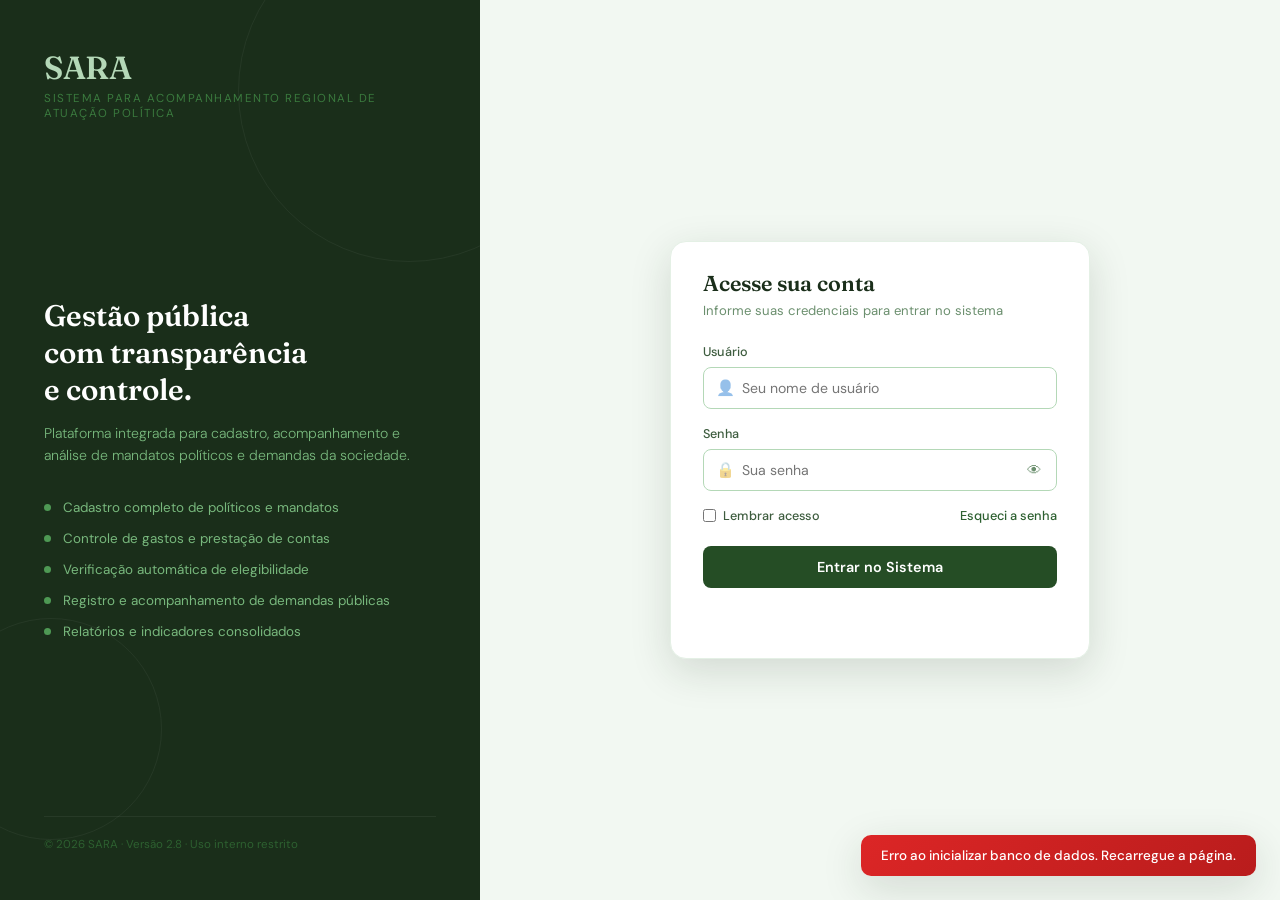
<file: Index.html>
<!DOCTYPE html>
<html lang="pt-BR">
<head>
<meta charset="UTF-8">
<meta name="viewport" content="width=device-width, initial-scale=1.0">
<title>SARA — Sistema Para Acompanhamento Regional de Atuação Política</title>
<link href="https://fonts.googleapis.com/css2?family=Fraunces:ital,wght@0,300;0,400;0,600;0,700;1,300&family=DM+Sans:wght@300;400;500;600&display=swap" rel="stylesheet">
<link rel="stylesheet" href="src/css/login.css">
</head>
<body>

<!-- ════════════════ LOGIN SCREEN ════════════════ -->
<div id="screen-login">

  <!-- Left decorative panel -->
  <div class="login-left">
    <div class="login-brand">
      <div class="wordmark">SARA</div>
      <div class="tagline">Sistema Para Acompanhamento Regional de Atuação Política</div>
    </div>

    <div class="login-left-content">
      <h2>Gestão pública<br>com transparência<br>e controle.</h2>
      <p>Plataforma integrada para cadastro, acompanhamento e análise de mandatos políticos e demandas da sociedade.</p>
      <div class="feature-list">
        <div class="feature-item"><span class="feature-dot"></span>Cadastro completo de políticos e mandatos</div>
        <div class="feature-item"><span class="feature-dot"></span>Controle de gastos e prestação de contas</div>
        <div class="feature-item"><span class="feature-dot"></span>Verificação automática de elegibilidade</div>
        <div class="feature-item"><span class="feature-dot"></span>Registro e acompanhamento de demandas públicas</div>
        <div class="feature-item"><span class="feature-dot"></span>Relatórios e indicadores consolidados</div>
      </div>
    </div>

    <div class="login-left-footer">
      © 2026 SARA · Versão 2.8 · Uso interno restrito
    </div>
  </div>

  <!-- Right: Login form -->
  <div class="login-right">
    <div class="login-card">
      <div class="login-card-header">
        <h3>Acesse sua conta</h3>
        <p>Informe suas credenciais para entrar no sistema</p>
      </div>
      <div class="login-card-body">

        <div class="form-group">
          <label>Usuário</label>
          <div class="input-wrap">
            <span class="input-icon">👤</span>
            <input type="text" id="login-user" placeholder="Seu nome de usuário" autocomplete="username">
          </div>
          <span class="error-msg" id="err-user">Usuário inválido ou não encontrado</span>
        </div>

        <div class="form-group">
          <label>Senha</label>
          <div class="input-wrap">
            <span class="input-icon">🔒</span>
            <input type="password" id="login-pass" placeholder="Sua senha" autocomplete="current-password">
            <button class="eye-btn" onclick="togglePass()" id="eye-btn" type="button">👁</button>
          </div>
          <span class="error-msg" id="err-pass">Senha incorreta. Tente novamente.</span>
        </div>

        <div class="login-options">
          <label class="remember-label">
            <input type="checkbox" id="remember"> Lembrar acesso
          </label>
          <span class="forgot-link" onclick="forgotPass()">Esqueci a senha</span>
        </div>

        <button class="btn-login" id="btn-login" onclick="doLogin()">
          <div class="loader" id="login-loader"></div>
          <span id="btn-login-text">Entrar no Sistema</span>
        </button>

        <br><br>

        <div class="role-pills">
          <div class="role-pill" onclick="fillDemo('admin')">Admin</div>
          <div class="role-pill" onclick="fillDemo('viewer')">Visualizador</div>
        </div>
      </div>
    </div>
  </div>
</div>

<!-- ════════════════ ADMIN PANEL ════════════════ -->
<div id="screen-admin" style="display:none;flex-direction:column;">
  <div class="admin-topbar">
    <div class="brand">
      SisGov
      <span>Painel de Administração</span>
    </div>
    <div class="admin-topbar-right">
      <span class="admin-user" id="admin-user-label">—</span>
      <button class="btn-sm" onclick="goToSystem()">🏛 Ir para o Sistema</button>
      <button class="btn-sm danger" onclick="doLogout()">Sair</button>
    </div>
  </div>

  <div class="admin-body">
    <!-- User list sidebar -->
    <div class="admin-sidebar">
      <div class="admin-sidebar-header">
        <h2>Usuários do Sistema</h2>
        <p id="user-count">— usuários cadastrados</p>
      </div>
      <div class="user-search">
        <div class="search-wrap">
          <input type="text" placeholder="Buscar usuário..." oninput="filterUsers(this.value)">
        </div>
      </div>
      <div class="user-list" id="user-list"></div>
      <button class="add-user-btn" onclick="openAddModal()">+ Adicionar Usuário</button>
    </div>

    <!-- Detail -->
    <div class="admin-detail" id="admin-detail">
      <div class="detail-empty">
        <div class="big-icon">👥</div>
        <p>Selecione um usuário para<br>visualizar e editar suas permissões</p>
      </div>
    </div>
  </div>
</div>

<!-- ════ MODAL ADICIONAR USUÁRIO ════ -->
<div class="modal-overlay" id="add-modal">
  <div class="modal">
    <div class="modal-header">
      <div class="modal-title">Novo Usuário</div>
      <button class="modal-close" onclick="closeAddModal()">✕</button>
    </div>
    <div class="modal-body">
      <div class="field-grid">
        <div class="field-group" style="grid-column:span 2">
          <label class="field-label">Nome Completo *</label>
          <input class="field-input" type="text" id="new-name" placeholder="Ex: Carlos Andrade">
        </div>
        <div class="field-group">
          <label class="field-label">Nome de Usuário *</label>
          <input class="field-input" type="text" id="new-username" placeholder="carlosandrade">
        </div>
        <div class="field-group">
          <label class="field-label">Senha *</label>
          <input class="field-input" type="password" id="new-pass" placeholder="Min. 6 caracteres, letras e números">
          <span class="field-error" id="err-new-pass"></span>
        </div>
        <div class="field-group">
          <label class="field-label">E-mail</label>
          <input class="field-input" type="email" id="new-email" placeholder="usuario@gov.br">
          <span class="field-error" id="err-new-email"></span>
        </div>
        <div class="field-group">
          <label class="field-label">Perfil de Acesso *</label>
          <select class="field-select" id="new-role">
            <option value="admin">Administrador</option>
            <option value="viewer">Visualizador</option>
          </select>
        </div>
      </div>
    </div>
    <div class="modal-footer">
      <button class="btn-outline" onclick="closeAddModal()">Cancelar</button>
      <button class="btn-primary" onclick="saveNewUser()">Criar Usuário</button>
    </div>
  </div>
</div>

<!-- ════ MODAL CONFIRMAR EXCLUSÃO ════ -->
<div class="modal-overlay" id="del-modal">
  <div class="modal">
    <div class="modal-header">
      <div class="modal-title">Confirmar Exclusão</div>
      <button class="modal-close" onclick="closeDelModal()">✕</button>
    </div>
    <div class="modal-body">
      <p style="font-size:.9rem;color:var(--text-mid)">Tem certeza que deseja excluir o usuário <strong id="del-name-label"></strong>? Esta ação não pode ser desfeita.</p>
    </div>
    <div class="modal-footer">
      <button class="btn-outline" onclick="closeDelModal()">Cancelar</button>
      <button class="btn-danger" onclick="confirmDelete()">Excluir Usuário</button>
    </div>
  </div>
</div>

<!-- Toasts -->
<div class="toast-container" id="toast-container"></div>

<script src="src/js/utils.js"></script>
<script src="src/js/login.js"></script>
</body>
</html>
</file>
<file: src/css/login.css>
:root {
    --green-900: #1a2e1a;
    --green-800: #1f3d20;
    --green-700: #254d25;
    --green-600: #2d6030;
    --green-500: #3a7a3e;
    --green-400: #4e9954;
    --green-300: #78b87d;
    --green-200: #b4d8b7;
    --green-100: #e4f0e5;
    --green-50:  #f2f8f2;
    --sand:      #f5f0e8;
    --sand-dark: #e8dfc8;
    --text-dark: #1a2e1a;
    --text-mid:  #3d5c3e;
    --text-light:#6b8f6e;
    --white:     #ffffff;
    --shadow-sm: 0 1px 4px rgba(26,46,26,0.08);
    --shadow-md: 0 4px 16px rgba(26,46,26,0.12);
    --shadow-lg: 0 12px 40px rgba(26,46,26,0.15);
  }

  * { box-sizing: border-box; margin: 0; padding: 0; }

  body {
    font-family: 'DM Sans', sans-serif;
    background: var(--green-50);
    color: var(--text-dark);
    min-height: 100vh;
  }

  /* ════════════════ LOGIN SCREEN ════════════════ */
  #screen-login {
    min-height: 100vh;
    display: flex;
  }


  .login-left {
    width: 480px;
    flex-shrink: 0;
    background: var(--green-900);
    display: flex;
    flex-direction: column;
    justify-content: space-between;
    padding: 48px 44px;
    position: relative;
    overflow: hidden;
  }

  /* decorative circles */
  .login-left::before {
    content: '';
    position: absolute;
    width: 340px; height: 340px;
    border-radius: 50%;
    border: 1px solid rgba(255,255,255,0.05);
    top: -80px; right: -100px;
  }
  .login-left::after {
    content: '';
    position: absolute;
    width: 220px; height: 220px;
    border-radius: 50%;
    border: 1px solid rgba(255,255,255,0.05);
    bottom: 60px; left: -60px;
  }

  .login-brand .wordmark {
    font-family: 'Fraunces', serif;
    font-size: 2rem;
    color: var(--green-200);
    font-weight: 600;
    letter-spacing: -0.5px;
  }
  .login-brand .tagline {
    font-size: 0.72rem;
    color: var(--green-500);
    text-transform: uppercase;
    letter-spacing: 1.5px;
    margin-top: 4px;
    font-weight: 400;
  }

  .login-left-content { position: relative; z-index: 1; }
  .login-left-content h2 {
    font-family: 'Fraunces', serif;
    font-size: 1.85rem;
    color: var(--white);
    font-weight: 600;
    line-height: 1.25;
    margin-bottom: 14px;
  }
  .login-left-content p {
    font-size: 0.88rem;
    color: var(--green-300);
    line-height: 1.6;
    font-weight: 300;
  }

  .feature-list { margin-top: 32px; display: flex; flex-direction: column; gap: 14px; }
  .feature-item {
    display: flex;
    align-items: center;
    gap: 12px;
    font-size: 0.84rem;
    color: var(--green-300);
  }
  .feature-dot {
    width: 7px; height: 7px;
    background: var(--green-400);
    border-radius: 50%;
    flex-shrink: 0;
  }

  .login-left-footer {
    position: relative; z-index: 1;
    font-size: 0.72rem;
    color: var(--green-600);
    border-top: 1px solid rgba(255,255,255,0.06);
    padding-top: 20px;
  }

  /* Right panel */
  .login-right {
    flex: 1;
    display: flex;
    align-items: center;
    justify-content: center;
    padding: 48px 32px;
    background: var(--green-50);
  }

  .login-card {
    background: var(--white);
    border-radius: 16px;
    border: 1px solid var(--green-100);
    box-shadow: var(--shadow-lg);
    width: 100%;
    max-width: 420px;
    overflow: hidden;
  }

  .login-card-header {
    padding: 28px 32px 0;
  }
  .login-card-header h3 {
    font-family: 'Fraunces', serif;
    font-size: 1.35rem;
    color: var(--green-900);
    font-weight: 600;
  }
  .login-card-header p {
    font-size: 0.82rem;
    color: var(--text-light);
    margin-top: 5px;
  }

  .login-card-body { padding: 24px 32px 28px; }

  .form-group { display: flex; flex-direction: column; gap: 7px; margin-bottom: 16px; }
  label {
    font-size: 0.79rem;
    font-weight: 500;
    color: var(--text-mid);
    letter-spacing: 0.2px;
  }

  .input-wrap { position: relative; }
  .input-icon {
    position: absolute;
    left: 13px; top: 50%;
    transform: translateY(-50%);
    font-size: 0.95rem;
    pointer-events: none;
    opacity: 0.45;
  }
  input[type=text], input[type=password], input[type=email], select {
    width: 100%;
    padding: 11px 14px 11px 38px;
    border: 1.5px solid var(--green-200);
    border-radius: 8px;
    font-size: 0.88rem;
    font-family: 'DM Sans', sans-serif;
    color: var(--text-dark);
    background: var(--white);
    transition: border .18s, box-shadow .18s;
    outline: none;
  }
  input[type=text]:focus, input[type=password]:focus, input[type=email]:focus, select:focus {
    border-color: var(--green-500);
    box-shadow: 0 0 0 3px rgba(78,153,84,0.12);
  }
  input.error { border-color: #ef4444 !important; }

  .eye-btn {
    position: absolute;
    right: 12px; top: 50%;
    transform: translateY(-50%);
    background: none; border: none;
    cursor: pointer; font-size: 0.9rem;
    color: var(--text-light);
    padding: 4px;
  }

  .error-msg {
    font-size: 0.75rem;
    color: #dc2626;
    display: none;
    margin-top: 4px;
  }
  .error-msg.show { display: block; }

  .login-options {
    display: flex;
    justify-content: space-between;
    align-items: center;
    margin-bottom: 22px;
    font-size: 0.8rem;
  }
  .remember-label { display: flex; align-items: center; gap: 7px; cursor: pointer; color: var(--text-mid); }
  .remember-label input[type=checkbox] { width: auto; padding: 0; accent-color: var(--green-600); }
  .forgot-link { color: var(--green-600); cursor: pointer; font-weight: 500; }
  .forgot-link:hover { color: var(--green-800); }

  .btn-login {
    width: 100%;
    background: var(--green-700);
    color: white;
    border: none;
    padding: 12px;
    border-radius: 8px;
    font-size: 0.9rem;
    font-weight: 600;
    font-family: 'DM Sans', sans-serif;
    cursor: pointer;
    transition: background .18s, transform .1s;
    display: flex; align-items: center; justify-content: center; gap: 8px;
  }
  .btn-login:hover { background: var(--green-800); }
  .btn-login:active { transform: scale(.99); }
  .btn-login:disabled { opacity: 0.6; cursor: not-allowed; }

  .login-divider {
    text-align: center;
    font-size: 0.74rem;
    color: var(--text-light);
    margin: 18px 0;
    position: relative;
  }
  .login-divider::before, .login-divider::after {
    content: '';
    position: absolute;
    top: 50%; width: calc(50% - 24px);
    height: 1px; background: var(--green-100);
  }
  .login-divider::before { left: 0; }
  .login-divider::after { right: 0; }

  .role-pills {
    display: flex;
    gap: 8px;
    justify-content: center;
  }
  .role-pill {
    padding: 7px 14px;
    border-radius: 20px;
    font-size: 0.76rem;
    font-weight: 500;
    border: 1.5px solid var(--green-200);
    color: var(--text-mid);
    cursor: pointer;
    transition: all .18s;
    background: var(--white);
  }
  .role-pill:hover, .role-pill.selected {
    background: var(--green-100);
    border-color: var(--green-400);
    color: var(--green-800);
  }

  .shake { animation: shake .35s ease; }
  @keyframes shake {
    0%,100% { transform: translateX(0); }
    20% { transform: translateX(-8px); }
    40% { transform: translateX(8px); }
    60% { transform: translateX(-5px); }
    80% { transform: translateX(5px); }
  }

  /* ════════════════ ADMIN PANEL ════════════════ */
  #screen-admin {
    display: none;
    min-height: 100vh;
    flex-direction: column;
  }

  .admin-topbar {
    background: var(--green-900);
    height: 60px;
    display: flex;
    align-items: center;
    justify-content: space-between;
    padding: 0 32px;
    box-shadow: var(--shadow-md);
  }
  .admin-topbar .brand {
    font-family: 'Fraunces', serif;
    color: var(--green-200);
    font-size: 1.2rem;
    font-weight: 600;
    display: flex; align-items: center; gap: 10px;
  }
  .admin-topbar .brand span {
    font-size: 0.7rem;
    background: var(--green-700);
    color: var(--green-200);
    padding: 2px 10px;
    border-radius: 20px;
    font-family: 'DM Sans', sans-serif;
    font-weight: 500;
    letter-spacing: 0.5px;
  }
  .admin-topbar-right { display: flex; align-items: center; gap: 12px; }
  .admin-user { font-size: 0.82rem; color: var(--green-300); }
  .btn-sm {
    padding: 7px 16px;
    border-radius: 7px;
    font-size: 0.8rem;
    font-weight: 500;
    font-family: 'DM Sans', sans-serif;
    cursor: pointer;
    transition: all .18s;
    border: 1.5px solid var(--green-700);
    color: var(--green-300);
    background: transparent;
  }
  .btn-sm:hover { background: rgba(255,255,255,0.06); }
  .btn-sm.danger { border-color: #7f1d1d; color: #fca5a5; }
  .btn-sm.danger:hover { background: rgba(239,68,68,0.1); }

  .admin-body {
    flex: 1;
    display: grid;
    grid-template-columns: 300px 1fr;
    gap: 0;
  }

  .admin-sidebar {
    background: var(--white);
    border-right: 1px solid var(--green-100);
    display: flex;
    flex-direction: column;
  }
  .admin-sidebar-header {
    padding: 20px 20px 14px;
    border-bottom: 1px solid var(--green-100);
  }
  .admin-sidebar-header h2 {
    font-family: 'Fraunces', serif;
    font-size: 1rem;
    color: var(--green-800);
    font-weight: 600;
  }
  .admin-sidebar-header p { font-size: 0.76rem; color: var(--text-light); margin-top: 3px; }

  .user-search {
    padding: 12px 16px;
    border-bottom: 1px solid var(--green-100);
  }
  .user-search input {
    width: 100%;
    padding: 8px 12px 8px 32px;
    border: 1.5px solid var(--green-200);
    border-radius: 7px;
    font-size: 0.82rem;
    font-family: 'DM Sans', sans-serif;
    outline: none;
    background: var(--green-50);
  }
  .user-search input:focus { border-color: var(--green-400); background: var(--white); }
  .search-wrap { position: relative; }
  .search-wrap::before { content: '🔍'; position: absolute; left: 9px; top: 50%; transform: translateY(-50%) scale(.75); pointer-events: none; }

  .user-list { flex: 1; overflow-y: auto; }
  .user-item {
    display: flex;
    align-items: center;
    gap: 11px;
    padding: 13px 16px;
    cursor: pointer;
    border-bottom: 1px solid var(--green-50);
    transition: background .15s;
    position: relative;
  }
  .user-item:hover { background: var(--green-50); }
  .user-item.active { background: var(--green-100); }
  .user-item.active::before {
    content: '';
    position: absolute;
    left: 0; top: 0; bottom: 0;
    width: 3px;
    background: var(--green-500);
  }
  .user-avatar {
    width: 38px; height: 38px;
    border-radius: 10px;
    display: flex; align-items: center; justify-content: center;
    font-weight: 700; font-size: 0.82rem;
    flex-shrink: 0;
    color: var(--white);
  }
  .avatar-admin { background: var(--green-700); }
  .avatar-gestor { background: var(--green-500); }
  .avatar-analista { background: var(--green-400); }
  .avatar-viewer { background: var(--green-300); color: var(--green-900) !important; }

  .user-item-info { flex: 1; min-width: 0; }
  .user-item-name { font-size: 0.86rem; font-weight: 500; color: var(--text-dark); white-space: nowrap; overflow: hidden; text-overflow: ellipsis; }
  .user-item-role { font-size: 0.72rem; color: var(--text-light); margin-top: 1px; }
  .user-status-dot {
    width: 8px; height: 8px; border-radius: 50%; flex-shrink: 0;
  }
  .dot-active { background: var(--green-400); }
  .dot-inactive { background: #d1d5db; }

  .add-user-btn {
    margin: 12px 16px;
    width: calc(100% - 32px);
    padding: 9px;
    background: none;
    border: 1.5px dashed var(--green-300);
    border-radius: 8px;
    color: var(--green-600);
    font-size: 0.82rem;
    font-family: 'DM Sans', sans-serif;
    cursor: pointer;
    transition: all .18s;
    font-weight: 500;
  }
  .add-user-btn:hover { background: var(--green-50); border-color: var(--green-500); }

  /* Detail panel */
  .admin-detail {
    background: var(--green-50);
    padding: 28px 32px;
    overflow-y: auto;
  }

  .detail-empty {
    display: flex; flex-direction: column;
    align-items: center; justify-content: center;
    height: 100%;
    color: var(--text-light);
    gap: 12px;
    text-align: center;
  }
  .detail-empty .big-icon { font-size: 3rem; opacity: 0.3; }
  .detail-empty p { font-size: 0.88rem; }

  .detail-header {
    display: flex; align-items: center; justify-content: space-between;
    margin-bottom: 24px;
  }
  .detail-title {
    font-family: 'Fraunces', serif;
    font-size: 1.25rem;
    color: var(--green-900);
    font-weight: 600;
  }
  .detail-actions { display: flex; gap: 8px; }

  .card {
    background: var(--white);
    border-radius: 12px;
    padding: 22px 24px;
    border: 1px solid var(--green-100);
    box-shadow: var(--shadow-sm);
    margin-bottom: 16px;
  }
  .card-title {
    font-family: 'Fraunces', serif;
    font-size: 0.95rem;
    color: var(--green-800);
    font-weight: 600;
    margin-bottom: 16px;
    padding-bottom: 12px;
    border-bottom: 1px solid var(--green-100);
    display: flex; align-items: center; gap: 8px;
  }

  .field-grid { display: grid; grid-template-columns: 1fr 1fr; gap: 16px; }
  .field-group { display: flex; flex-direction: column; gap: 6px; }
  .field-label { font-size: 0.74rem; font-weight: 500; color: var(--text-light); text-transform: uppercase; letter-spacing: 0.7px; }
  .field-value { font-size: 0.88rem; color: var(--text-dark); font-weight: 400; }
  .field-input {
    width: 100%;
    padding: 9px 13px;
    border: 1.5px solid var(--green-200);
    border-radius: 7px;
    font-size: 0.86rem;
    font-family: 'DM Sans', sans-serif;
    outline: none;
    color: var(--text-dark);
    background: var(--white);
    transition: border .18s, box-shadow .18s;
  }
  .field-input:focus { border-color: var(--green-500); box-shadow: 0 0 0 3px rgba(78,153,84,0.10); }
  .field-select { width: 100%; padding: 9px 13px; border: 1.5px solid var(--green-200); border-radius: 7px; font-size: 0.86rem; font-family: 'DM Sans', sans-serif; outline: none; color: var(--text-dark); background: var(--white); transition: border .18s; cursor: pointer; }
  .field-select:focus { border-color: var(--green-500); }

  /* Permissions */
  .perm-grid { display: grid; grid-template-columns: 1fr 1fr; gap: 10px; }
  .perm-item {
    display: flex; align-items: center; gap: 10px;
    padding: 10px 14px;
    border-radius: 8px;
    border: 1.5px solid var(--green-100);
    background: var(--green-50);
    cursor: pointer;
    transition: all .15s;
    user-select: none;
  }
  .perm-item:hover { border-color: var(--green-300); }
  .perm-item.checked { border-color: var(--green-400); background: var(--green-100); }
  .perm-checkbox {
    width: 17px; height: 17px;
    border-radius: 4px;
    border: 2px solid var(--green-300);
    display: flex; align-items: center; justify-content: center;
    flex-shrink: 0;
    font-size: 0.7rem;
    color: white;
    transition: all .15s;
  }
  .perm-item.checked .perm-checkbox { background: var(--green-600); border-color: var(--green-600); }
  .perm-label { font-size: 0.82rem; color: var(--text-dark); font-weight: 400; }
  .perm-label small { display: block; font-size: 0.7rem; color: var(--text-light); margin-top: 1px; }

  .badge {
    display: inline-block;
    padding: 2px 10px;
    border-radius: 20px;
    font-size: 0.7rem;
    font-weight: 600;
  }
  .badge-admin { background: var(--green-800); color: var(--green-200); }
  .badge-gestor { background: var(--green-200); color: var(--green-800); }
  .badge-analista { background: var(--green-100); color: var(--green-700); }
  .badge-viewer { background: var(--sand); color: var(--text-mid); }
  .badge-active { background: var(--green-100); color: var(--green-700); }
  .badge-inactive { background: #f3f4f6; color: #6b7280; }

  .btn-primary {
    background: var(--green-600);
    color: white;
    border: none;
    padding: 9px 20px;
    border-radius: 8px;
    font-size: 0.84rem;
    font-weight: 500;
    cursor: pointer;
    font-family: 'DM Sans', sans-serif;
    transition: background .18s;
    display: inline-flex; align-items: center; gap: 7px;
  }
  .btn-primary:hover { background: var(--green-700); }
  .btn-outline {
    background: transparent;
    color: var(--green-600);
    border: 1.5px solid var(--green-300);
    padding: 8px 18px;
    border-radius: 8px;
    font-size: 0.84rem;
    font-weight: 500;
    cursor: pointer;
    font-family: 'DM Sans', sans-serif;
    transition: all .18s;
  }
  .btn-outline:hover { background: var(--green-100); }
  .btn-danger {
    background: transparent;
    color: #dc2626;
    border: 1.5px solid #fca5a5;
    padding: 8px 18px;
    border-radius: 8px;
    font-size: 0.84rem;
    font-weight: 500;
    cursor: pointer;
    font-family: 'DM Sans', sans-serif;
    transition: all .18s;
  }
  .btn-danger:hover { background: #fff1f1; }

  /* Modal */
  .modal-overlay {
    display: none; position: fixed; inset: 0;
    background: rgba(26,46,26,0.5);
    z-index: 200; align-items: center; justify-content: center;
    backdrop-filter: blur(2px);
  }
  .modal-overlay.open { display: flex; }
  .modal {
    background: var(--white); border-radius: 16px;
    width: 90%; max-width: 480px;
    box-shadow: var(--shadow-lg); overflow: hidden;
    animation: slideUp .22s ease;
  }
  @keyframes slideUp {
    from { transform: translateY(18px); opacity: 0; }
    to { transform: translateY(0); opacity: 1; }
  }
  .modal-header { padding: 20px 24px; border-bottom: 1px solid var(--green-100); display: flex; justify-content: space-between; align-items: center; }
  .modal-title { font-family: 'Fraunces', serif; font-size: 1.05rem; color: var(--green-800); font-weight: 600; }
  .modal-close { background: none; border: none; font-size: 1.1rem; cursor: pointer; color: var(--text-light); padding: 4px; }
  .modal-body { padding: 22px 24px; }
  .modal-footer { padding: 16px 24px; border-top: 1px solid var(--green-100); display: flex; justify-content: flex-end; gap: 10px; }

  /* Toast */
  .toast-container { position: fixed; bottom: 24px; right: 24px; z-index: 300; display: flex; flex-direction: column; gap: 8px; }
  .toast {
    background: var(--green-800); color: white;
    padding: 12px 20px; border-radius: 10px;
    font-size: 0.84rem; font-weight: 500;
    box-shadow: var(--shadow-lg);
    animation: toastIn .3s ease;
    display: flex; align-items: center; gap: 8px; min-width: 250px;
  }
  .toast.error { background: #991b1b; }
  @keyframes toastIn {
    from { transform: translateX(60px); opacity: 0; }
    to { transform: translateX(0); opacity: 1; }
  }

  /* Loader */
  .loader {
    width: 18px; height: 18px;
    border: 2px solid rgba(255,255,255,0.3);
    border-top-color: white;
    border-radius: 50%;
    animation: spin .7s linear infinite;
    display: none;
  }
  @keyframes spin { to { transform: rotate(360deg); } }

  /* Responsive */
  @media (max-width: 860px) {
    .login-left { display: none; }
    .admin-body { grid-template-columns: 1fr; }
    .admin-sidebar { max-height: 260px; }
  }
  @media (max-width: 600px) {
    .field-grid, .perm-grid { grid-template-columns: 1fr; }
  }

  .divider { height: 1px; background: var(--green-100); margin: 4px 0 16px; }

  .last-login { font-size: 0.76rem; color: var(--text-light); display: flex; align-items: center; gap: 6px; }
  .activity-row { display: flex; gap: 12px; padding: 8px 0; border-bottom: 1px solid var(--green-50); font-size: 0.82rem; color: var(--text-mid); align-items: center; }
  .activity-row:last-child { border: none; }
  .activity-time { font-size: 0.72rem; color: var(--text-light); margin-left: auto; white-space: nowrap; }

  .redirect-banner {
    background: var(--green-100);
    border: 1.5px solid var(--green-300);
    border-radius: 10px;
    padding: 14px 18px;
    display: flex; align-items: center; gap: 12px;
    margin-bottom: 20px;
    font-size: 0.84rem;
    color: var(--green-800);
  }
  .redirect-banner strong { font-weight: 600; }

  /* Erros de validação em campos */
  .field-error {
    display: none;
    font-size: 0.74rem;
    color: #dc2626;
    margin-top: 4px;
  }
  .field-error.show {
    display: block;
  }

  /* Toast de erro */
  .toast.error {
    background: linear-gradient(135deg, #dc2626, #b91c1c) !important;
    color: #fff;
  }

  /* ════════════════ REGISTER SCREEN ════════════════ */

  .register-link-wrap {
    margin-top: 20px;
    text-align: center;
    font-size: 0.83rem;
    color: var(--text-light);
  }
  .register-link {
    color: var(--green-600);
    font-weight: 600;
    text-decoration: none;
    transition: color .15s;
  }
  .register-link:hover { color: var(--green-800); text-decoration: underline; }

  .register-back-link {
    margin-top: 18px;
    text-align: center;
    font-size: 0.82rem;
  }
  .register-back-link a {
    color: var(--text-light);
    text-decoration: none;
    transition: color .15s;
  }
  .register-back-link a:hover { color: var(--green-700); }

  /* Card extra height for multi-step */
  .register-card { max-width: 520px !important; }

  /* Step indicator */
  .reg-steps {
    display: flex;
    align-items: center;
    gap: 0;
    margin-bottom: 28px;
  }
  .reg-step {
    display: flex;
    flex-direction: column;
    align-items: center;
    gap: 5px;
    flex: 0 0 auto;
  }
  .reg-step-num {
    width: 32px; height: 32px;
    border-radius: 50%;
    background: var(--green-100);
    color: var(--green-500);
    border: 2px solid var(--green-200);
    display: flex; align-items: center; justify-content: center;
    font-size: 0.82rem; font-weight: 700;
    transition: all .25s;
  }
  .reg-step-label {
    font-size: 0.7rem;
    font-weight: 500;
    color: var(--text-light);
    text-transform: uppercase;
    letter-spacing: 0.5px;
    transition: color .25s;
  }
  .reg-step.active .reg-step-num {
    background: var(--green-600);
    color: white;
    border-color: var(--green-600);
    box-shadow: 0 0 0 4px rgba(45,96,48,.15);
  }
  .reg-step.active .reg-step-label { color: var(--green-700); font-weight: 600; }
  .reg-step.done .reg-step-num {
    background: var(--green-500);
    color: white;
    border-color: var(--green-500);
  }
  .reg-step.done .reg-step-num::before { content: '✓'; }
  .reg-step.done .reg-step-num { font-size: 0; }
  .reg-step.done .reg-step-num::before { font-size: 0.85rem; }
  .reg-step-line {
    flex: 1;
    height: 2px;
    background: var(--green-200);
    margin: 0 8px;
    margin-bottom: 22px;
    transition: background .25s;
  }

  /* Sections */
  .reg-section { display: none; flex-direction: column; gap: 16px; }
  .reg-section.active { display: flex; animation: regFadeIn .22s ease; }
  @keyframes regFadeIn {
    from { opacity: 0; transform: translateX(10px); }
    to   { opacity: 1; transform: translateX(0); }
  }
  .reg-section-title {
    font-family: 'Fraunces', serif;
    font-size: 1rem;
    font-weight: 600;
    color: var(--green-800);
    margin-bottom: 4px;
    padding-bottom: 10px;
    border-bottom: 1.5px solid var(--green-100);
  }

  /* Field groups */
  .reg-field-group {
    display: flex;
    flex-direction: column;
    gap: 5px;
  }
  .reg-label {
    font-size: 0.78rem;
    font-weight: 600;
    color: var(--text-mid);
    text-transform: uppercase;
    letter-spacing: 0.6px;
  }
  .req { color: #dc2626; margin-left: 2px; }
  .reg-input {
    width: 100%;
    padding: 10px 14px;
    border: 1.5px solid var(--green-200);
    border-radius: 9px;
    font-size: 0.88rem;
    font-family: 'DM Sans', sans-serif;
    color: var(--text-dark);
    background: var(--white);
    outline: none;
    transition: border .18s, box-shadow .18s;
  }
  .reg-input:focus { border-color: var(--green-500); box-shadow: 0 0 0 3px rgba(78,153,84,.10); }
  .reg-input.has-prefix { padding-left: 34px; }
  .reg-error {
    display: none;
    font-size: 0.74rem;
    color: #dc2626;
    font-weight: 500;
  }
  .reg-hint {
    font-size: 0.73rem;
    color: var(--text-light);
    font-style: italic;
  }

  /* Input wrap with prefix/suffix */
  .reg-input-wrap {
    position: relative;
    display: flex;
    align-items: center;
  }
  .reg-input-prefix {
    position: absolute;
    left: 12px;
    font-size: 0.9rem;
    color: var(--text-light);
    pointer-events: none;
    font-weight: 600;
  }
  .reg-eye-btn {
    position: absolute;
    right: 10px;
    background: none;
    border: none;
    cursor: pointer;
    font-size: 0.9rem;
    color: var(--text-light);
    padding: 4px;
  }

  /* Age badge */
  .reg-age-badge {
    display: flex;
    align-items: center;
    gap: 7px;
    padding: 7px 12px;
    border-radius: 8px;
    font-size: 0.78rem;
    font-weight: 600;
    margin-top: 2px;
  }
  .reg-age-badge.adult {
    background: var(--green-100);
    color: var(--green-700);
    border: 1.5px solid var(--green-200);
  }
  .reg-age-badge.minor {
    background: #fef3c7;
    color: #92400e;
    border: 1.5px solid #fcd34d;
  }

  /* Password strength */
  .reg-strength-bar {
    height: 4px;
    background: var(--green-100);
    border-radius: 4px;
    overflow: hidden;
    margin-top: 4px;
  }
  .reg-strength-fill {
    height: 100%;
    border-radius: 4px;
    width: 0;
    transition: width .3s, background .3s;
  }
  .reg-strength-fill.weak   { background: #ef4444; }
  .reg-strength-fill.medium { background: #f59e0b; }
  .reg-strength-fill.strong { background: var(--green-500); }
  .reg-strength-fill.vstrong{ background: var(--green-700); }
  .reg-strength-label {
    font-size: 0.72rem;
    font-weight: 600;
    margin-top: 2px;
  }
  .reg-strength-label.lv-weak   { color: #ef4444; }
  .reg-strength-label.lv-medium { color: #d97706; }
  .reg-strength-label.lv-strong { color: var(--green-600); }
  .reg-strength-label.lv-vstrong{ color: var(--green-800); }

  /* Profile cards */
  .reg-profile-grid {
    display: grid;
    grid-template-columns: 1fr 1fr;
    gap: 12px;
    margin-top: 4px;
  }
  .reg-profile-card {
    padding: 16px;
    border: 2px solid var(--green-200);
    border-radius: 12px;
    cursor: pointer;
    transition: all .2s;
    text-align: center;
    background: var(--green-50);
    user-select: none;
  }
  .reg-profile-card:hover { border-color: var(--green-400); background: var(--green-100); }
  .reg-profile-card.active {
    border-color: var(--green-600);
    background: var(--green-100);
    box-shadow: 0 0 0 3px rgba(45,96,48,.12);
  }
  .reg-profile-icon { font-size: 1.6rem; margin-bottom: 6px; }
  .reg-profile-name { font-size: 0.84rem; font-weight: 700; color: var(--green-800); }
  .reg-profile-desc { font-size: 0.72rem; color: var(--text-light); margin-top: 3px; line-height: 1.4; }

  /* Nav buttons */
  .reg-nav {
    display: flex;
    justify-content: space-between;
    align-items: center;
    margin-top: 24px;
    gap: 12px;
  }
  .reg-btn-next {
    flex: 1;
    max-width: 200px;
    justify-content: center;
  }

/* ════════════════════════════════════════
   REGISTER SCREEN
   ════════════════════════════════════════ */

#screen-register {
  min-height: 100vh;
  display: none;
}

.register-card {
  max-height: 92vh;
  overflow-y: auto;
  scrollbar-width: thin;
  scrollbar-color: var(--green-300) transparent;
}
.register-card::-webkit-scrollbar { width: 5px; }
.register-card::-webkit-scrollbar-thumb { background: var(--green-300); border-radius: 4px; }

/* Step indicator */
.reg-step-label {
  display: flex;
  align-items: center;
  gap: 8px;
  margin-bottom: 22px;
  padding-bottom: 16px;
  border-bottom: 1px solid var(--green-100);
}
.reg-step-num {
  width: 26px; height: 26px;
  border-radius: 50%;
  background: var(--green-100);
  color: var(--text-light);
  font-size: .75rem;
  font-weight: 700;
  display: flex; align-items: center; justify-content: center;
  flex-shrink: 0;
  transition: all .25s;
}
.reg-step-num.active {
  background: var(--green-600);
  color: #fff;
  box-shadow: 0 0 0 3px rgba(45,96,48,.2);
}
.reg-step-num.done {
  background: var(--green-500);
  color: #fff;
}
.reg-step-title {
  font-size: .82rem;
  font-weight: 600;
  color: var(--text-mid);
}

/* Form grid for register */
.reg-form-grid {
  display: grid;
  grid-template-columns: 1fr 1fr;
  gap: 14px;
  margin-bottom: 20px;
}
.form-group--full {
  grid-column: span 2;
}

/* Req asterisk */
.req { color: #dc2626; font-weight: 700; }

/* Age badge */
.age-badge, .cpf-age-badge {
  display: inline-flex;
  align-items: center;
  gap: 5px;
  font-size: .75rem;
  font-weight: 600;
  padding: 3px 10px;
  border-radius: 20px;
  margin-top: 5px;
}
.age-badge.maior, .cpf-age-badge.maior {
  background: #dcfce7;
  color: #166534;
  border: 1px solid #bbf7d0;
}
.age-badge.menor, .cpf-age-badge.menor {
  background: #fef9c3;
  color: #854d0e;
  border: 1px solid #fde047;
}

/* Password strength */
.senha-strength {
  margin-top: 6px;
  display: flex;
  align-items: center;
  gap: 8px;
}
.strength-bar {
  flex: 1;
  height: 4px;
  background: var(--green-100);
  border-radius: 4px;
  overflow: hidden;
}
.strength-fill {
  height: 100%;
  border-radius: 4px;
  transition: width .3s, background .3s;
}
.strength-label {
  font-size: .72rem;
  font-weight: 600;
  min-width: 54px;
}

/* Reg summary box */
.reg-summary {
  background: var(--green-50);
  border: 1px solid var(--green-100);
  border-radius: 10px;
  padding: 12px 16px;
  font-size: .8rem;
  color: var(--text-mid);
  margin-bottom: 16px;
  line-height: 1.7;
  display: none;
}
.reg-summary.show { display: block; }
.reg-summary strong { color: var(--text-dark); }

/* Reg bottom buttons */
.reg-btns {
  display: flex;
  gap: 10px;
}
.reg-btns .btn-outline { flex-shrink: 0; }
.reg-btns .btn-login { flex: 1; }

/* Register link */
.register-link-wrap {
  text-align: center;
  font-size: .82rem;
  color: var(--text-light);
  margin-top: 14px;
  display: flex;
  align-items: center;
  justify-content: center;
  gap: 6px;
}
.register-link-btn {
  background: none;
  border: none;
  color: var(--green-600);
  font-weight: 600;
  font-size: .82rem;
  cursor: pointer;
  text-decoration: underline;
  text-underline-offset: 2px;
  padding: 0;
  font-family: inherit;
}
.register-link-btn:hover { color: var(--green-700); }

/* Success state */
.reg-success {
  text-align: center;
  padding: 20px 10px;
}
.reg-success-icon {
  width: 64px; height: 64px;
  background: linear-gradient(135deg, var(--green-400), var(--green-600));
  color: #fff;
  font-size: 1.8rem;
  font-weight: 700;
  border-radius: 50%;
  display: flex; align-items: center; justify-content: center;
  margin: 0 auto 16px;
  box-shadow: 0 6px 20px rgba(45,96,48,.3);
}
.reg-success h3 {
  font-family: 'Fraunces', serif;
  font-size: 1.4rem;
  color: var(--text-dark);
  margin-bottom: 8px;
}
.reg-success p {
  font-size: .88rem;
  color: var(--text-light);
  line-height: 1.6;
}
.reg-success-user {
  background: var(--green-50);
  border: 1px solid var(--green-200);
  border-radius: 10px;
  padding: 12px 18px;
  margin-top: 16px;
  font-size: .82rem;
  color: var(--text-mid);
  text-align: left;
  line-height: 1.8;
}

/* Select input inside input-wrap */
.select-wrap { padding: 0; }
.select-input {
  width: 100%;
  height: 44px;
  border: none;
  background: transparent;
  font-family: inherit;
  font-size: .88rem;
  color: var(--text-dark);
  padding: 0 14px 0 44px;
  outline: none;
  cursor: pointer;
  appearance: none;
}
.input-wrap select.select-input { padding-left: 44px; }

/* Field hint */
.field-hint {
  font-size: .72rem;
  color: var(--text-light);
  margin-top: 3px;
  display: block;
}

/* Wide modal */
.modal--wide {
  max-width: 680px;
  width: 95vw;
}

/* Modal req */
.modal .req { color: #dc2626; }

/* ═══════════════════════════════════════
   COMPLEMENTOS — classes usadas pelo JS limpo
   ═══════════════════════════════════════ */

/* Age badge — variantes .maior/.menor */
.reg-age-badge.maior {
  background: #dcfce7; color: #166534;
  border: 1px solid #bbf7d0;
}
.reg-age-badge.menor {
  background: #fef9c3; color: #854d0e;
  border: 1px solid #fde047;
}

/* Badge inline usado dentro de cards e detail */
.reg-badge-inline {
  display: inline-flex; align-items: center; gap: 4px;
  font-size: .72rem; font-weight: 600;
  padding: 2px 9px; border-radius: 20px;
  margin-left: 6px; vertical-align: middle;
}
.reg-badge-inline.maior { background:#dcfce7; color:#166534; border:1px solid #bbf7d0; }
.reg-badge-inline.menor { background:#fef9c3; color:#854d0e; border:1px solid #fde047; }

/* Master badge (user list) */
.master-badge {
  display: inline-block;
  font-size: .62rem; font-weight: 700;
  background: #1a1a2e; color: #e2c97e;
  padding: 1px 6px; border-radius: 4px;
  margin-left: 5px; vertical-align: middle;
  letter-spacing: .5px;
}
.master-badge-lg {
  display: inline-block;
  font-size: .72rem; font-weight: 700;
  background: #1a1a2e; color: #e2c97e;
  padding: 2px 10px; border-radius: 6px;
  margin-left: 8px; vertical-align: middle;
  letter-spacing: .5px;
}

/* Register link button (login screen) */
.register-link-btn {
  background: none; border: none;
  color: var(--green-600); font-weight: 600;
  font-size: .82rem; cursor: pointer;
  text-decoration: underline;
  text-underline-offset: 2px;
  padding: 0; font-family: inherit;
}
.register-link-btn:hover { color: var(--green-700); }

/* Register success wrap */
.reg-success-wrap {
  text-align: center; padding: 8px 0 4px;
}
.reg-success-wrap h3 {
  font-family: 'Fraunces', serif;
  font-size: 1.35rem; color: var(--text-dark);
  margin: 12px 0 6px;
}
.reg-success-wrap p {
  font-size: .86rem; color: var(--text-light); line-height: 1.6;
}
.reg-success-wrap .reg-success-icon {
  width: 60px; height: 60px;
  background: linear-gradient(135deg, var(--green-400), var(--green-700));
  color: #fff; font-size: 1.6rem; font-weight: 700; border-radius: 50%;
  display: flex; align-items: center; justify-content: center;
  margin: 0 auto;
  box-shadow: 0 6px 20px rgba(45,96,48,.3);
}

/* Success card data */
.reg-success-card {
  background: var(--green-50);
  border: 1px solid var(--green-100);
  border-radius: 10px;
  padding: 14px 18px;
  margin-top: 18px;
  text-align: left;
}
.rsc-row {
  display: flex; align-items: center;
  gap: 10px; padding: 4px 0;
  border-bottom: 1px solid var(--green-100);
  font-size: .82rem;
}
.rsc-row:last-child { border-bottom: none; }
.rsc-label {
  min-width: 70px; color: var(--text-light);
  font-weight: 500; flex-shrink: 0;
}
.rsc-value { color: var(--text-dark); }
.rsc-value code {
  background: var(--green-100);
  padding: 1px 6px; border-radius: 4px;
  font-family: monospace; font-size: .8rem;
}

  /* ── Register link (inside card) ── */
  .register-link-wrap {
    display: flex;
    align-items: center;
    justify-content: center;
    gap: 6px;
    font-size: .82rem;
    color: var(--text-light);
    margin-top: 4px;
  }
  .register-link-btn {
    background: none; border: none;
    color: var(--green-600); font-weight: 600;
    font-size: .82rem; cursor: pointer;
    text-decoration: underline;
    text-underline-offset: 2px;
    padding: 0; font-family: inherit;
    transition: color .15s;
  }
  .register-link-btn:hover { color: var(--green-800); }

  /* ── Login divider ── */
  .login-divider {
    text-align: center; font-size: .74rem;
    color: var(--text-light); margin: 18px 0 14px;
    position: relative;
  }
  .login-divider::before, .login-divider::after {
    content: ''; position: absolute;
    top: 50%; width: calc(50% - 18px);
    height: 1px; background: var(--green-100);
  }
  .login-divider::before { left: 0; }
  .login-divider::after  { right: 0; }

  /* ── Age tag (inline) ── */
  .age-tag {
    display: inline-flex; align-items: center;
    font-size: .72rem; font-weight: 600;
    padding: 2px 9px; border-radius: 20px;
    margin-left: 4px; vertical-align: middle;
    gap: 4px;
  }
  .age-tag.maior { background:#dcfce7; color:#166534; border:1px solid #bbf7d0; }
  .age-tag.menor { background:#fef9c3; color:#854d0e; border:1px solid #fde047; }

  /* ── Input SVG icon ── */
  .input-svg-icon {
    position: absolute; left: 13px; top: 50%;
    transform: translateY(-50%);
    color: var(--text-light); opacity: .5;
    pointer-events: none;
    display: flex; align-items: center;
  }

  /* ── Master badges ── */
  .master-badge {
    display: inline-block; font-size: .62rem; font-weight: 700;
    background: #1a1a2e; color: #e2c97e;
    padding: 1px 6px; border-radius: 4px;
    margin-left: 5px; vertical-align: middle; letter-spacing: .5px;
  }
  .master-badge-lg {
    display: inline-block; font-size: .72rem; font-weight: 700;
    background: #1a1a2e; color: #e2c97e;
    padding: 2px 10px; border-radius: 6px;
    margin-left: 8px; vertical-align: middle; letter-spacing: .5px;
  }

  /* ── Register row-2 (2 columns) ── */
  .reg-row-2 { display: grid; grid-template-columns: 1fr 1fr; gap: 12px; }

  /* ── Strength wrap ── */
  .reg-strength-wrap {
    display: flex; align-items: center; gap: 8px; margin-top: 6px;
  }
  .reg-strength-wrap .reg-strength-bar { flex: 1; }
  .reg-strength-wrap .reg-strength-label { font-size: .72rem; font-weight: 600; min-width: 60px; }

  /* ── Register success card ── */
  .reg-success {
    text-align: center; padding: 6px 0;
  }
  .reg-success-icon {
    width: 58px; height: 58px;
    background: linear-gradient(135deg, var(--green-400), var(--green-700));
    color: #fff; font-size: 1.5rem; font-weight: 700; border-radius: 50%;
    display: flex; align-items: center; justify-content: center;
    margin: 0 auto 14px;
    box-shadow: 0 6px 20px rgba(45,96,48,.28);
  }
  .reg-success h3 {
    font-family: 'Fraunces', serif; font-size: 1.3rem;
    color: var(--text-dark); margin-bottom: 6px;
  }
  .reg-success p { font-size: .85rem; color: var(--text-light); line-height: 1.55; }
  .reg-success-card {
    background: var(--green-50); border: 1px solid var(--green-100);
    border-radius: 10px; padding: 12px 16px; margin-top: 16px; text-align: left;
  }
  .rsc-row {
    display: flex; align-items: baseline; gap: 10px;
    padding: 5px 0; border-bottom: 1px solid var(--green-100);
    font-size: .81rem;
  }
  .rsc-row:last-child { border-bottom: none; }
  .rsc-label { min-width: 62px; color: var(--text-light); font-weight: 500; flex-shrink: 0; }
  .rsc-val   { color: var(--text-dark); }
  .rsc-val code { background: var(--green-100); padding: 1px 6px; border-radius: 4px; font-size: .79rem; }

  /* ── Register back link ── */
  .register-back-link { text-align: center; margin-top: 14px; }
  .register-back-link button {
    background: none; border: none; cursor: pointer;
    font-size: .8rem; color: var(--text-light);
    font-family: inherit; padding: 0;
    transition: color .15s;
  }
  .register-back-link button:hover { color: var(--green-700); }

  /* ── Remove old role-pills (no longer used) ── */
  .role-pills { display: none !important; }

  /* ── Aviso de perfil no cadastro ── */
  .reg-role-info {
    display: flex;
    align-items: flex-start;
    gap: 8px;
    background: var(--green-50);
    border: 1px solid var(--green-200);
    border-left: 3px solid var(--green-500);
    border-radius: 8px;
    padding: 11px 14px;
    font-size: .8rem;
    color: var(--text-mid);
    line-height: 1.5;
    margin-top: 4px;
  }
  .reg-role-info svg {
    flex-shrink: 0;
    margin-top: 2px;
    color: var(--green-600);
  }
  .reg-role-info strong { color: var(--green-800); }

  /* ── Navegação do cadastro — dois botões iguais ── */
  .reg-nav {
    display: grid;
    grid-template-columns: 1fr 1fr;
    gap: 10px;
    margin-top: 20px;
  }
  .reg-btn-secondary {
    background: var(--white) !important;
    color: var(--green-700) !important;
    border: 1.5px solid var(--green-300) !important;
  }
  .reg-btn-secondary:hover {
    background: var(--green-50) !important;
    border-color: var(--green-500) !important;
  }

  /* ── Info de perfil — uma linha só ── */
  .reg-role-info {
    display: flex !important;
    flex-direction: row !important;
    align-items: center !important;
    flex-wrap: nowrap !important;
    gap: 8px;
    white-space: normal;
  }
  .reg-role-info span { display: inline; }

/* ════════════════ RESET SCREEN ════════════════ */
#screen-reset {
  min-height: 100vh;
  display: flex;
}

/* ════════════════ DETAIL INFO GRID (read-only) ════════════════ */
.detail-info-grid {
  display: grid;
  grid-template-columns: repeat(auto-fill, minmax(220px, 1fr));
  gap: 14px 20px;
}

.detail-info-item {
  display: flex;
  flex-direction: column;
  gap: 3px;
}

.detail-info-label {
  font-size: .72rem;
  font-weight: 600;
  text-transform: uppercase;
  letter-spacing: .7px;
  color: var(--text-light);
}

.detail-info-value {
  font-size: .9rem;
  color: var(--text-dark);
  font-weight: 400;
  word-break: break-all;
}

.detail-censored {
  font-family: monospace;
  letter-spacing: 2px;
  color: var(--text-light) !important;
  user-select: none;
}
</file>
